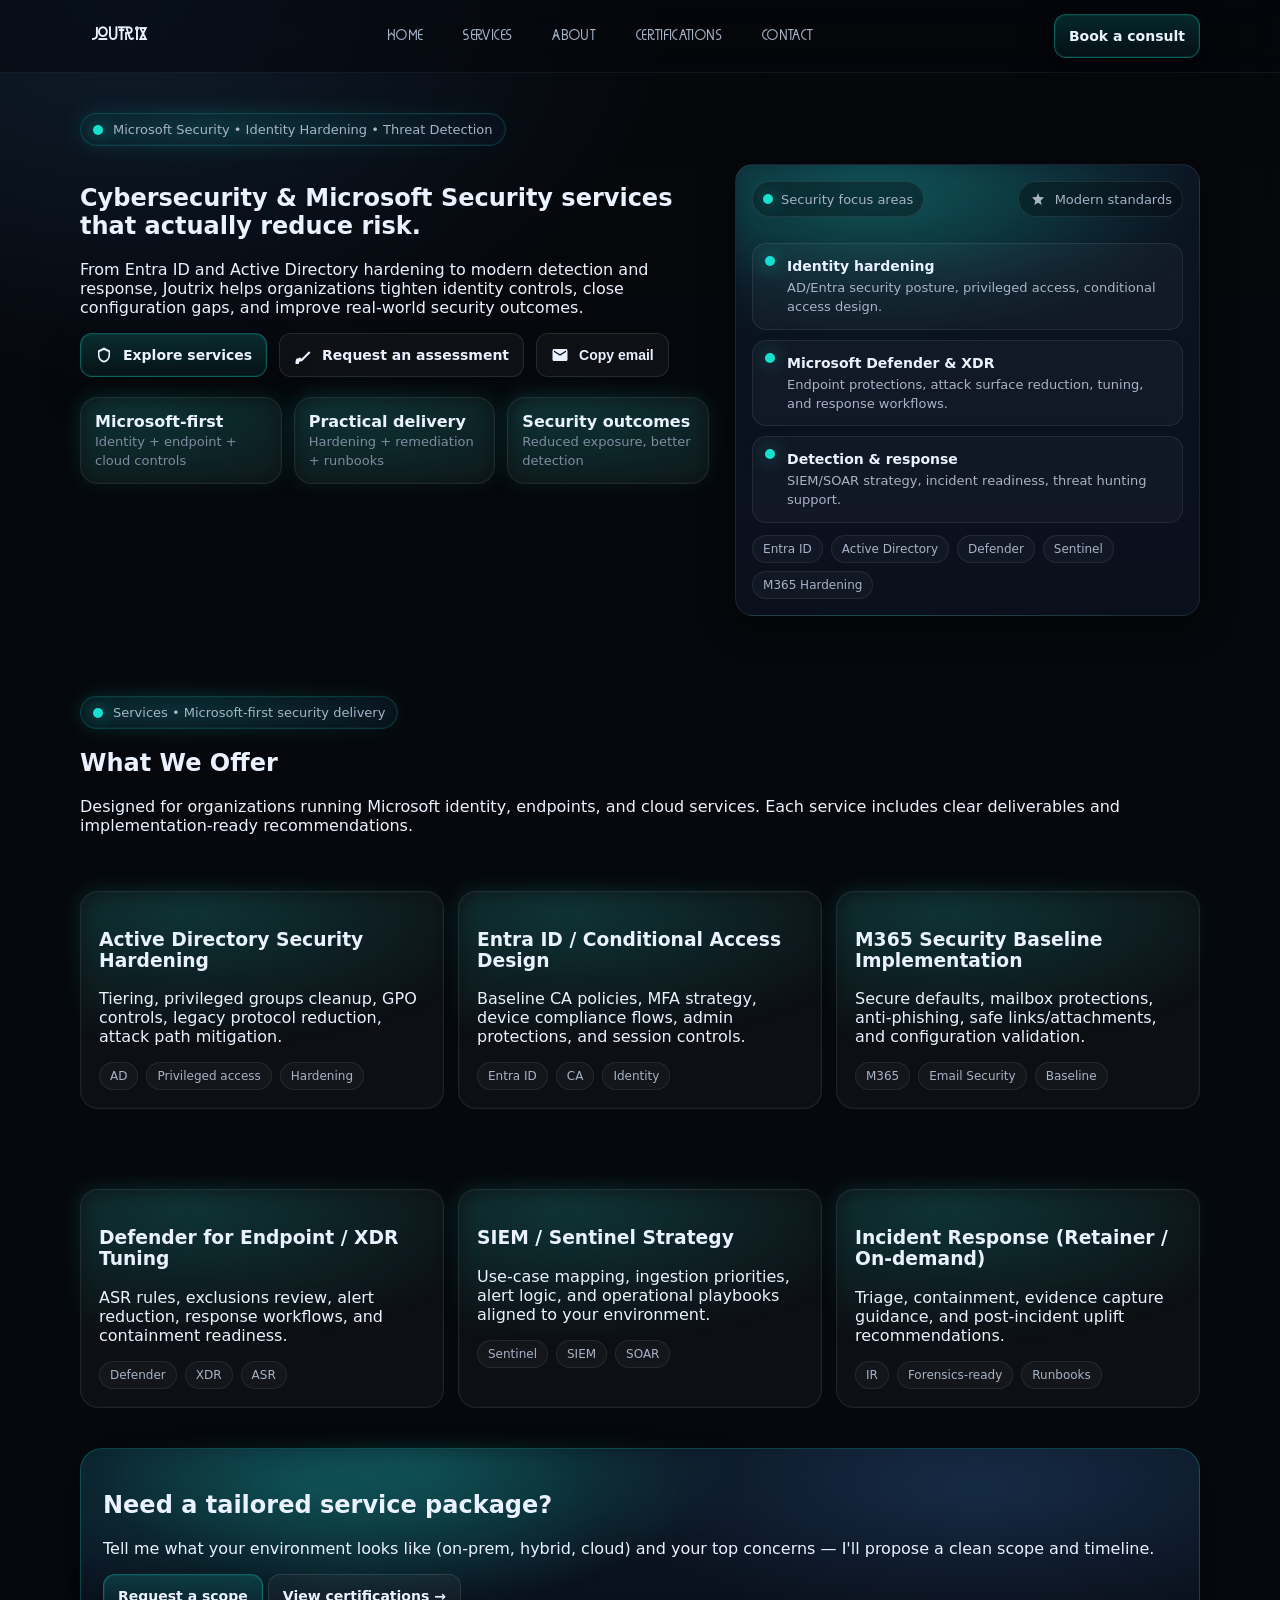
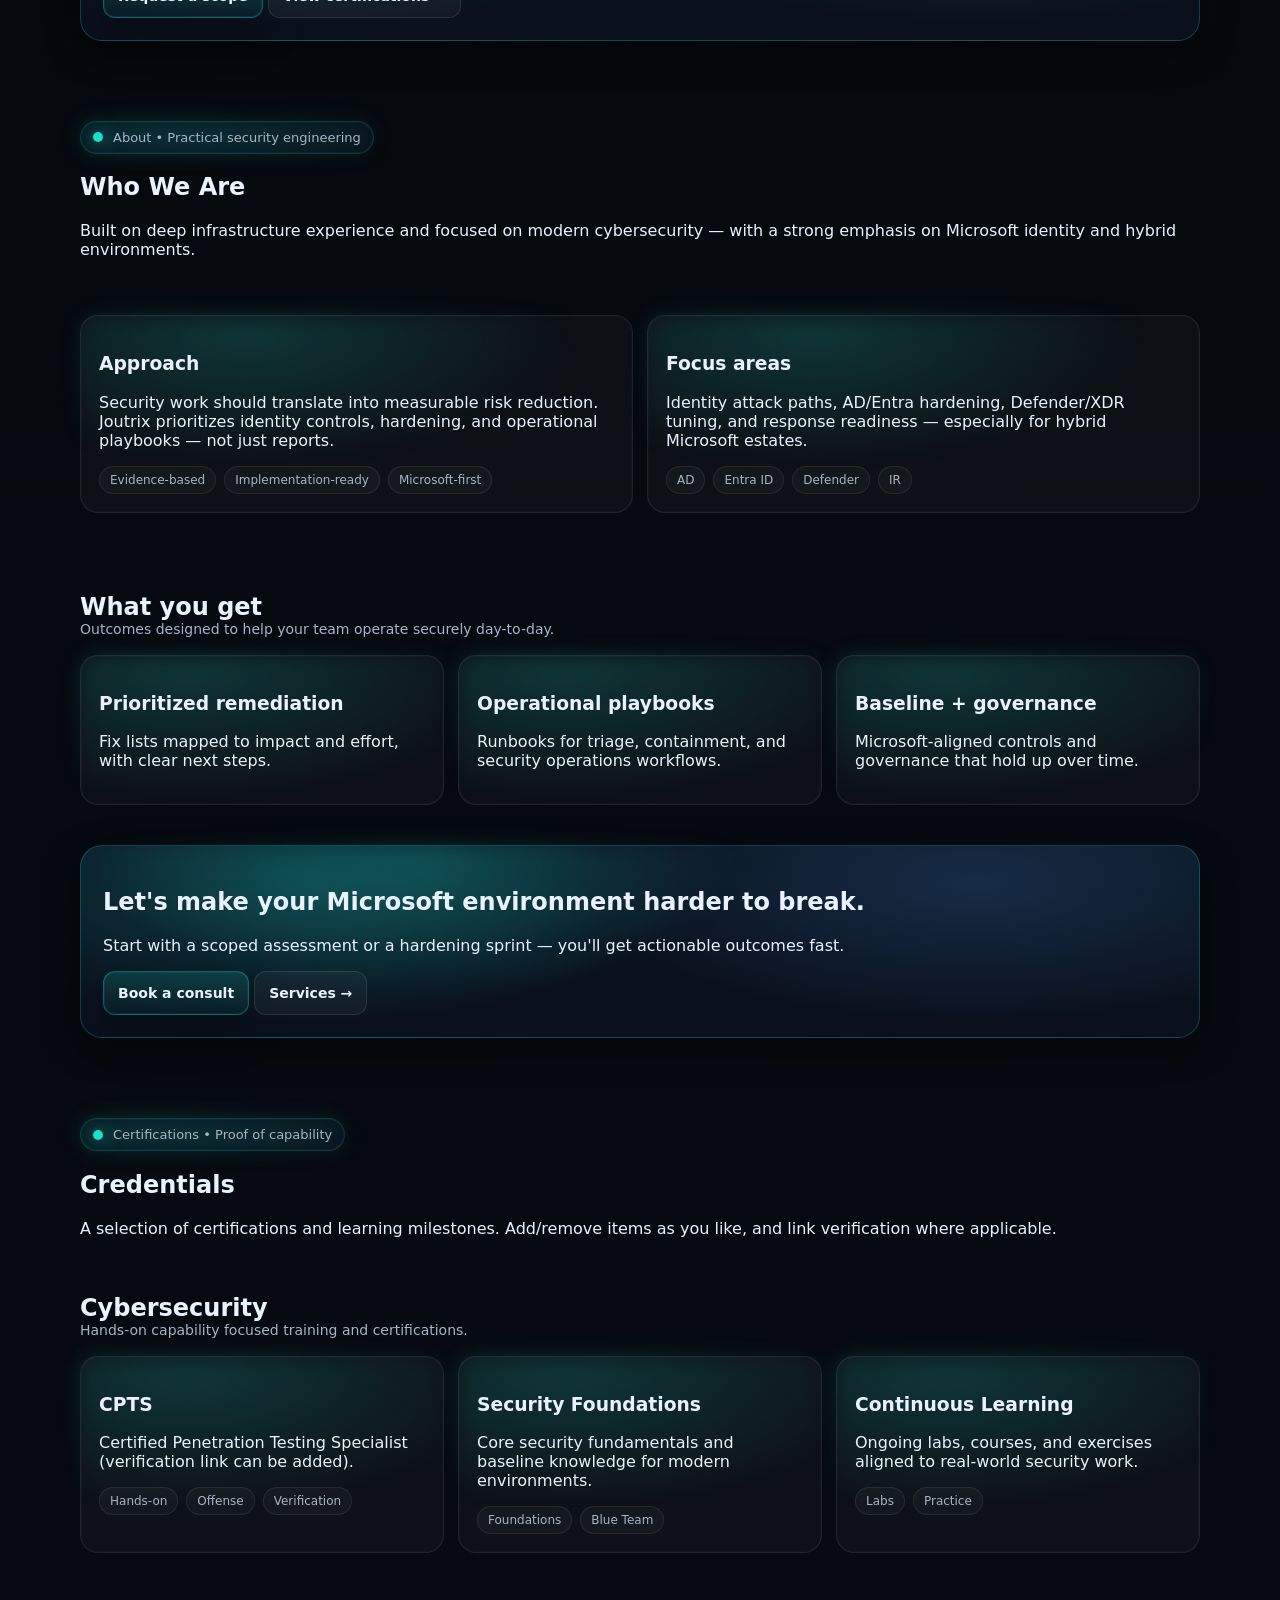
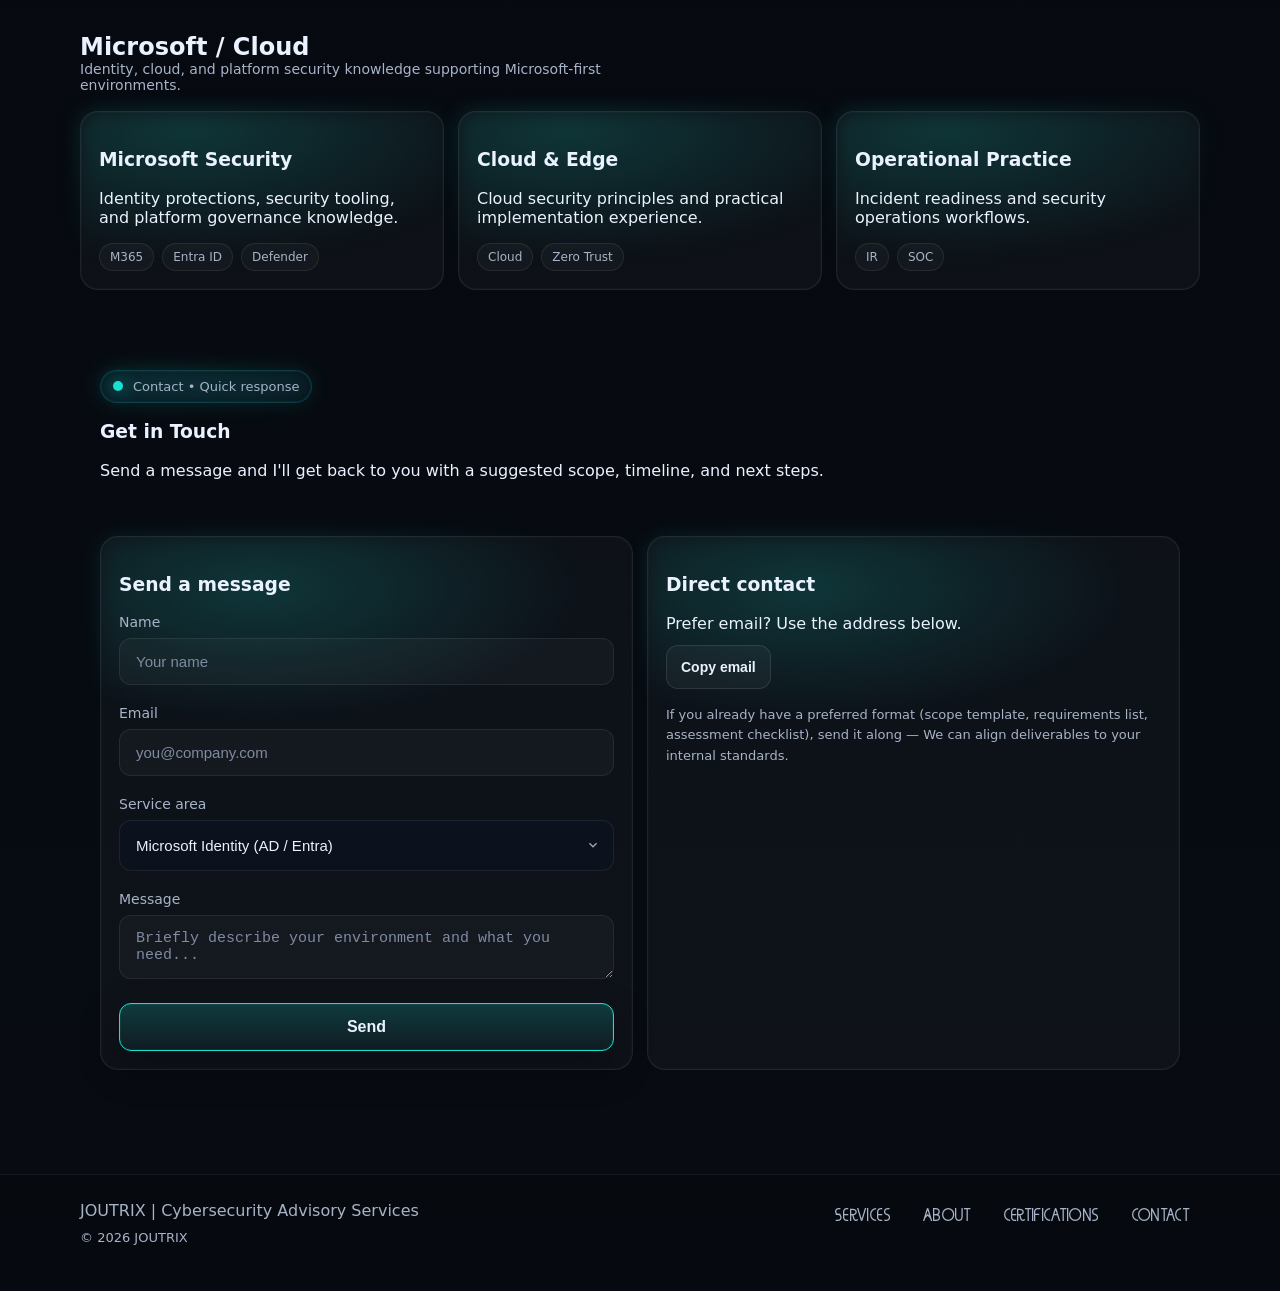
<file: index.html>
<!doctype html>
<html lang="en">
<head>
  <meta charset="utf-8" />
  <meta name="viewport" content="width=device-width,initial-scale=1" />
  <title>JOUTRIX | Cybersecurity Advisory Services</title>
  
  <!-- Meta Description (Dynamic based on section) -->
  <meta name="description" content="Joutrix Cybersecurity – hardening, detection, response, and advisory." />

  <!-- Styles -->
  <link rel="stylesheet" href="assets/styles.css" />
  
  <!-- Favicon & PWA -->
  <link rel="icon" type="image/x-icon" href="assets/favicon.ico" />
  <link rel="apple-touch-icon" href="assets/favicon.ico" />
  
</head>
<body>


  <!-- ==================== HEADER (Shared) ==================== -->
  <header id="main-header">
	<div class="container">
		<div class="nav">
		<a class="brand" href="#home"><span class="brand-badge"></span><span>JOUTRIX</span></a>
	
		<nav class="navlinks" aria-label="Primary">
			<a data-nav href="#home">Home</a>
			<a data-nav href="#services">Services</a>
			<a data-nav href="#about">About</a>
			<a data-nav href="#certifications">Certifications</a>
			<a data-nav href="#contact">Contact</a>
		</nav>
	
		<!-- Fixed: Only "Book a consult" button -->
		<div class="nav-cta">
			<a class="btn btn-primary" href="#contact">Book a consult</a>
		</div>
	
		<button class="burger" data-burger aria-label="Open menu">
			<svg class="icon" viewBox="0 0 24 24"><path d="M4 6h16v2H4V6zm0 5h16v2H4v-2zm0 5h16v2H4v-2z"/></svg>
		</button>
		</div>
	
		<div class="mobile-panel" data-mobile-panel id="mobile-panel">
			<a data-nav href="#home">Home</a>
			<a data-nav href="#services">Services</a>
			<a data-nav href="#about">About</a>
			<a data-nav href="#certifications">Certifications</a>
			<a data-nav href="#contact">Contact</a>
		</div>
	</div>
	</header>


  <!-- ==================== MAIN CONTENT (Continuous Flow) ==================== -->
  <main id="main-content">
    
    <!-- HOME SECTION (Hero + KPIs) -->
    <section id="home" class="hero-section" style="scroll-margin-top: 80px;">
		<div class="container">
			<div class="pill glow"><span class="dot"></span> Microsoft Security • Identity Hardening • Threat Detection</div>
		
			<div class="hero-grid">
			<!-- Left Column -->
			<div>
				<h1>Cybersecurity & Microsoft Security services that actually reduce risk.</h1>
				<p>From Entra ID and Active Directory hardening to modern detection and response, Joutrix helps organizations tighten identity controls, close configuration gaps, and improve real-world security outcomes.</p>
		
				<div class="hero-actions">
				<a class="btn btn-primary" href="#services"><svg class="icon" viewBox="0 0 24 24"><path d="M12 2l8 4v6c0 5-3.4 9.4-8 10-4.6-.6-8-5-8-10V6l8-4zm0 3.2L6 8v4c0 3.8 2.4 7.1 6 7.8 3.6-.7 6-4 6-7.8V8l-6-2.8z"/></svg> Explore services</a>
				<a class="btn" href="#contact"><svg class="icon" viewBox="0 0 24 24"><path d="M2 21l1-4 4-1 11-11 4 4-11 11-4 1-1 4H2zm6-6l2 2 10-10-2-2L8 15z"/></svg> Request an assessment</a>
				<button class="btn" data-copy="connect@joutrix.com" type="button"><svg class="icon" viewBox="0 0 24 24"><path d="M20 4H4c-1.1 0-2 .9-2 2v12c0 1.1.9 2 2 2h16c1.1 0 2-.9 2-2V6c0-1.1-.9-2-2-2zm0 4l-8 5-8-5V6l8 5 8-5v2z"/></svg> Copy email</button>
				</div>
		
				<div class="kpi">
				<!-- KPI Cards now use unified styles with glow effect -->
				<div class="card glow"><strong>Microsoft-first</strong><span>Identity + endpoint + cloud controls</span></div>
				<div class="card glow"><strong>Practical delivery</strong><span>Hardening + remediation + runbooks</span></div>
				<div class="card glow"><strong>Security outcomes</strong><span>Reduced exposure, better detection</span></div>
				</div>
			</div>
		
			<!-- Right Column (Hero Card Side Panel) -->
			<aside class="hero-card glow">
				<div class="top">
				<div class="badge"><span class="dot"></span>Security focus areas</div>
				<div class="badge"><svg class="icon" viewBox="0 0 24 24"><path d="M12 17l-5 3 1.5-5.8L4 9.8l6-.4L12 4l2 5.4 6 .4-4.5 4.4L17 20z"/></svg>Modern standards</div>
				</div>
				<div class="content">
				<div class="mini-list">
					<div class="mini-item"><span class="dot"></span><div><b>Identity hardening</b><p>AD/Entra security posture, privileged access, conditional access design.</p></div></div>
					<div class="mini-item"><span class="dot"></span><div><b>Microsoft Defender & XDR</b><p>Endpoint protections, attack surface reduction, tuning, and response workflows.</p></div></div>
					<div class="mini-item"><span class="dot"></span><div><b>Detection & response</b><p>SIEM/SOAR strategy, incident readiness, threat hunting support.</p></div></div>
				</div>
				<div class="tags" aria-label="Tags">
					<span class="tag">Entra ID</span><span class="tag">Active Directory</span><span class="tag">Defender</span><span class="tag">Sentinel</span><span class="tag">M365 Hardening</span>
				</div>
				</div>
			</aside>
			</div>
		</div>
		</section>

    <!-- SERVICES SECTION (Standard Width) -->
    <section id="services" class="page-section" style="scroll-margin-top: 80px;">
      <div class="container">
        <div class="pagehead">
          <div class="pill glow"><span class="dot"></span> Services • Microsoft-first security delivery</div>
          <h1>What We Offer</h1>
          <p>Designed for organizations running Microsoft identity, endpoints, and cloud services. Each service includes clear deliverables and implementation-ready recommendations.</p>
        </div>

        <section class="grid-3">
          <div class="card glow"><h3>Active Directory Security Hardening</h3><p>Tiering, privileged groups cleanup, GPO controls, legacy protocol reduction, attack path mitigation.</p><div class="tags"><span class="tag">AD</span><span class="tag">Privileged access</span><span class="tag">Hardening</span></div></div>
          <div class="card glow"><h3>Entra ID / Conditional Access Design</h3><p>Baseline CA policies, MFA strategy, device compliance flows, admin protections, and session controls.</p><div class="tags"><span class="tag">Entra ID</span><span class="tag">CA</span><span class="tag">Identity</span></div></div>
          <div class="card glow"><h3>M365 Security Baseline Implementation</h3><p>Secure defaults, mailbox protections, anti-phishing, safe links/attachments, and configuration validation.</p><div class="tags"><span class="tag">M365</span><span class="tag">Email Security</span><span class="tag">Baseline</span></div></div>
        </section>

        <section class="grid-3">
          <div class="card glow"><h3>Defender for Endpoint / XDR Tuning</h3><p>ASR rules, exclusions review, alert reduction, response workflows, and containment readiness.</p><div class="tags"><span class="tag">Defender</span><span class="tag">XDR</span><span class="tag">ASR</span></div></div>
          <div class="card glow"><h3>SIEM / Sentinel Strategy</h3><p>Use-case mapping, ingestion priorities, alert logic, and operational playbooks aligned to your environment.</p><div class="tags"><span class="tag">Sentinel</span><span class="tag">SIEM</span><span class="tag">SOAR</span></div></div>
          <div class="card glow"><h3>Incident Response (Retainer / On-demand)</h3><p>Triage, containment, evidence capture guidance, and post-incident uplift recommendations.</p><div class="tags"><span class="tag">IR</span><span class="tag">Forensics-ready</span><span class="tag">Runbooks</span></div></div>
        </section>

        <section class="cta glow">
          <h2>Need a tailored service package?</h2>
          <p>Tell me what your environment looks like (on-prem, hybrid, cloud) and your top concerns — I'll propose a clean scope and timeline.</p>
          <div class="row">
            <a class="btn btn-primary" href="#contact">Request a scope</a>
            <a class="btn" href="#certifications">View certifications →</a>
          </div>
        </section>
      </div>
    </section>

    <!-- ABOUT SECTION (Standard Width) -->
    <section id="about" class="page-section" style="scroll-margin-top: 80px;">
      <div class="container">
        <div class="pagehead">
          <div class="pill glow"><span class="dot"></span> About • Practical security engineering</div>
          <h1>Who We Are</h1>
          <p>Built on deep infrastructure experience and focused on modern cybersecurity — with a strong emphasis on Microsoft identity and hybrid environments.</p>
        </div>

        <section class="grid-2">
          <div class="card glow"><h3>Approach</h3><p>Security work should translate into measurable risk reduction. Joutrix prioritizes identity controls, hardening, and operational playbooks — not just reports.</p><div class="tags"><span class="tag">Evidence-based</span><span class="tag">Implementation-ready</span><span class="tag">Microsoft-first</span></div></div>
          <div class="card glow"><h3>Focus areas</h3><p>Identity attack paths, AD/Entra hardening, Defender/XDR tuning, and response readiness — especially for hybrid Microsoft estates.</p><div class="tags"><span class="tag">AD</span><span class="tag">Entra ID</span><span class="tag">Defender</span><span class="tag">IR</span></div></div>
        </section>

        <section>
          <div class="section-title">
            <div><h2>What you get</h2><p>Outcomes designed to help your team operate securely day-to-day.</p></div>
          </div>
          <div class="grid-3">
            <div class="card glow"><h3>Prioritized remediation</h3><p>Fix lists mapped to impact and effort, with clear next steps.</p></div>
            <div class="card glow"><h3>Operational playbooks</h3><p>Runbooks for triage, containment, and security operations workflows.</p></div>
            <div class="card glow"><h3>Baseline + governance</h3><p>Microsoft-aligned controls and governance that hold up over time.</p></div>
          </div>
        </section>

        <section class="cta glow">
          <h2>Let's make your Microsoft environment harder to break.</h2>
          <p>Start with a scoped assessment or a hardening sprint — you'll get actionable outcomes fast.</p>
          <div class="row">
            <a class="btn btn-primary" href="#contact">Book a consult</a>
            <a class="btn" href="#services">Services →</a>
          </div>
        </section>
      </div>
    </section>

    <!-- CERTIFICATIONS SECTION (Standard Width) -->
    <section id="certifications" class="page-section" style="scroll-margin-top: 80px;">
      <div class="container">
        <div class="pagehead">
          <div class="pill glow"><span class="dot"></span> Certifications • Proof of capability</div>
          <h1>Credentials</h1>
          <p>A selection of certifications and learning milestones. Add/remove items as you like, and link verification where applicable.</p>
        </div>

        <section>
          <div class="section-title">
            <div><h2>Cybersecurity</h2><p>Hands-on capability focused training and certifications.</p></div>
          </div>
          <div class="grid-3">
            <div class="card glow"><h3>CPTS</h3><p>Certified Penetration Testing Specialist (verification link can be added).</p><div class="tags"><span class="tag">Hands-on</span><span class="tag">Offense</span><span class="tag">Verification</span></div></div>
            <div class="card glow"><h3>Security Foundations</h3><p>Core security fundamentals and baseline knowledge for modern environments.</p><div class="tags"><span class="tag">Foundations</span><span class="tag">Blue Team</span></div></div>
            <div class="card glow"><h3>Continuous Learning</h3><p>Ongoing labs, courses, and exercises aligned to real-world security work.</p><div class="tags"><span class="tag">Labs</span><span class="tag">Practice</span></div></div>
          </div>
        </section>

        <section>
          <div class="section-title">
            <div><h2>Microsoft / Cloud</h2><p>Identity, cloud, and platform security knowledge supporting Microsoft-first environments.</p></div>
          </div>
          <div class="grid-3">
            <div class="card glow"><h3>Microsoft Security</h3><p>Identity protections, security tooling, and platform governance knowledge.</p><div class="tags"><span class="tag">M365</span><span class="tag">Entra ID</span><span class="tag">Defender</span></div></div>
            <div class="card glow"><h3>Cloud & Edge</h3><p>Cloud security principles and practical implementation experience.</p><div class="tags"><span class="tag">Cloud</span><span class="tag">Zero Trust</span></div></div>
            <div class="card glow"><h3>Operational Practice</h3><p>Incident readiness and security operations workflows.</p><div class="tags"><span class="tag">IR</span><span class="tag">SOC</span></div></div>
          </div>
        </section>

<!--        <section class="cta glow">
          <h2>Want this page to match your LinkedIn exactly?</h2>
          <p>If you paste your "Licenses & certifications" list (or link them), I'll convert it into this layout with verification icons and clean grouping.</p>
          <div class="row">
            <a class="btn btn-primary" href="#contact">Contact</a>
            <a class="btn" href="#services">Services →</a>
          </div>
        </section>
      </div>
    </section> -->

    <!-- CONTACT SECTION (Standard Width) -->
    <!-- CONTACT SECTION -->
	<section id="contact" class="page-section" style="scroll-margin-top: 80px;">
      <div class="container">
        <div class="pagehead">
          <div class="pill glow"><span class="dot"></span> Contact • Quick response</div>
          <h1>Get in Touch</h1>
          <p>Send a message and I'll get back to you with a suggested scope, timeline, and next steps.</p>
        </div>

        <section class="grid-2">
          <div class="card glow">
            <h3>Send a message</h3>
            <form action="#" method="post">
              <div class="field"><label for="name">Name</label><input id="name" name="name" placeholder="Your name" required /></div>
              <div class="field"><label for="email">Email</label><input id="email" name="email" placeholder="you@company.com" type="email" required /></div>
              <div class="field"><label for="topic">Service area</label><select id="topic" name="topic">
                <option>Microsoft Identity (AD / Entra)</option>
                <option>Active Directory Hardening</option>
                <option>M365 hardening</option>
                <option>Other</option>
              </select></div>
              <div class="field"><label for="msg">Message</label><textarea id="msg" name="msg" placeholder="Briefly describe your environment and what you need..."></textarea></div>
              <button class="btn btn-primary" type="submit">Send</button>
              <!-- <div style="color:var(--muted-2); font-size:12px;">Note: form action is placeholder. If you want, I'll wire it to your Cloudflare Worker endpoint.</div>-->
            </form>
          </div>
          <div class="card glow">
            <h3>Direct contact</h3>
            <p style="margin-bottom:12px;">Prefer email? Use the address below.</p>
            <!--<div class="mini-item"><span class="dot"></span><div><b>Email</b><p>connect@joutrix.com</p></div></div> -->
            <div style="margin-top:12px; display:flex; gap:10px; flex-wrap:wrap;">
              <button class="btn" data-copy="connect@joutrix.com" type="button">Copy email</button>
              <!-- <a class="btn" href="#services">View services →</a> -->
            </div>
            <div style="margin-top:16px; color:var(--muted); font-size:13px; line-height:1.6;">If you already have a preferred format (scope template, requirements list, assessment checklist), send it along — We can align deliverables to your internal standards.</div>
          </div>
        </section>
      </div>
    </section>

  </main>

  <!-- ==================== FOOTER (Shared) ==================== -->
  <footer id="main-footer">
    <div class="container">
      <div class="footer-grid">
        <div>
          <div>JOUTRIX | Cybersecurity Advisory Services</div>
          <div style="margin-top:10px; font-size:13px;">© <span id="y"></span> JOUTRIX</div>
        </div>
        <div class="footer-links">
          <a href="#services">Services</a>
          <a href="#about">About</a>
          <a href="#certifications">Certifications</a>
          <a href="#contact">Contact</a>
        </div>
      </div>
    </div>
  </footer>

  <!-- ==================== SCRIPTS ==================== -->
  <script>document.getElementById('y').textContent = new Date().getFullYear();</script>
  
  <!-- Mobile Menu Toggle Logic (Ensure this matches your script.js) -->
  <script src="assets/script.js"></script>
</body>
</html>
</file>
<file: assets/styles.css>
/* =========================
   JOUTRIX-STYLE CYBER THEME
   Clean, modern, responsive
   ========================= */

/* Eastone (branding only: menu + footer) */
@font-face{
  font-family:"Eastone";
  src:url("./eastone.ttf") format("truetype");
  font-weight:400;
  font-style:normal;
  font-display:swap;
}

:root{
  --bg-0:#05070b;
  --bg-1:#070b12;
  --panel:#0b1220;
  --panel-2:#0e1a2b;

  --text:#eaf2ff;
  --muted:#a7b3c7;
  --muted-2:#7f8ba1;

  --accent:#18e0d0;
  --accent-2:#56fff2;
  --azure:#4da3ff;

  --border:rgba(255,255,255,.08);
  --border-2:rgba(24,224,208,.18);
  --shadow:0 10px 35px rgba(0,0,0,.45);

  --r-lg:18px;
  --r-md:14px;

  --max:1160px;

  --font: ui-sans-serif, system-ui, -apple-system, Segoe UI, Roboto, Helvetica, Arial,
          "Apple Color Emoji","Segoe UI Emoji";
}

/* Base */
*{ box-sizing:border-box; }
html{ scroll-behavior:smooth; }

body{
  margin:0;
  font-family: var(--font);
  color:var(--text);
  background:
    radial-gradient(1200px 800px at 70% -10%, rgba(24,224,208,.18), transparent 55%),
    radial-gradient(900px 650px at 10% 0%, rgba(77,163,255,.14), transparent 60%),
    linear-gradient(180deg, var(--bg-0), var(--bg-1));
  overflow-x:hidden;
}

a{ color:inherit; text-decoration:none; }
img{ max-width:100%; display:block; }

.container{
  max-width:var(--max);
  margin:0 auto;
  padding:0 20px;
}

/* Option 2: hero-only wider container */
.container-wide{
  max-width:1320px;
  margin:0 auto;
  padding:0 20px;
}

/* Accessibility */
.skip-link{
  position:absolute;
  left:12px;
  top:-60px;
  background:var(--accent);
  color:var(--bg-0);
  padding:10px 14px;
  z-index:9999;
  font-weight:700;
  border-radius:12px;
  transition:top .2s ease;
}
.skip-link:focus{ top:12px; }

.sr-only{
  position:absolute;
  width:1px;height:1px;
  margin:-1px;padding:0;
  overflow:hidden;clip:rect(0,0,0,0);
  white-space:nowrap;border:0;
}

/* Background grid */
.bg-grid{
  position:fixed;
  inset:0;
  pointer-events:none;
  opacity:.22;
  mix-blend-mode:screen;
  background:
    linear-gradient(to right, rgba(255,255,255,.06) 1px, transparent 1px),
    linear-gradient(to bottom, rgba(255,255,255,.06) 1px, transparent 1px);
  background-size:48px 48px;
  mask-image:radial-gradient(600px 420px at 50% 12%, black 40%, transparent 75%);
}

/* Glow utility */
.glow{ position:relative; isolation:isolate; }
.glow::after{
  content:"";
  position:absolute;
  inset:-2px;
  border-radius:inherit;
  background:radial-gradient(600px 240px at 30% 10%, rgba(24,224,208,.18), transparent 55%);
  filter:blur(10px);
  z-index:-1;
  pointer-events:none;
}

/* Pills / dots */
.pill{
  display:inline-flex;
  align-items:center;
  gap:10px;
  padding:8px 12px;
  border:1px solid var(--border-2);
  background:rgba(11,18,32,.55);
  border-radius:999px;
  box-shadow:0 0 0 1px rgba(24,224,208,.06) inset;
  backdrop-filter:blur(10px);
  font-size:13px;
  color:var(--muted);
}

.dot{
  width:10px;height:10px;
  border-radius:50%;
  background:var(--accent);
  box-shadow:0 0 18px rgba(24,224,208,.55);
  flex:0 0 auto;
}

/* Header / Nav */
header{
  position:sticky;
  top:0;
  z-index:50;
  border-bottom:1px solid rgba(255,255,255,.06);
  background:rgba(5,7,11,.55);
  backdrop-filter:blur(14px);
}

.nav{
  display:flex;
  justify-content:space-between;
  align-items:center;
  padding:14px 0;
}

.brand{
  display:flex;
  align-items:center;
  gap:12px;
  font-weight:700;
}

/* Space between brand and burger */
.burger {
  margin-left: auto; /* Pushes burger to the right side */
}

@media (max-width: 980px){
  .burger {
    margin-left: 20px;
  }
}

.nav-cta{
  display:none;
}

.brand-logo{
  width:24px;height:24px;
  border-radius:8px;
  object-fit:contain;
}

/* Eastone only menu + footer */
.brand span,
.navlinks a,
.mobile-panel a,
footer .brand span,
footer a{
  font-family:"Eastone", var(--font);
  letter-spacing:.35px;
}

.navlinks{
  justify-self:center;
  display:flex;
  align-items:center;
  gap:18px;
}

.navlinks a{
  color:var(--muted);
  font-size:14px;
  padding:8px 10px;
  border-radius:10px;
  border:1px solid transparent;
  transition:.2s ease;
}

.navlinks a:hover,
.navlinks a.active,
.navlinks a[aria-current="page"]{
  color:var(--text);
  background:rgba(24,224,208,.10);
  border-color:rgba(24,224,208,.30);
}

.nav-cta{
  justify-self:end;
  display:flex;
  align-items:center;
  gap:10px;
}

/* Buttons */
.btn{
  display:inline-flex;
  align-items:center;
  justify-content:center;
  gap:10px;
  padding:10px 14px;
  min-height:44px;
  border-radius:12px;
  border:1px solid rgba(255,255,255,.10);
  background:rgba(255,255,255,.04);
  color:var(--text);
  font-size:14px;
  font-weight:600;
  transition:.2s ease;
  cursor:pointer;
}

.btn:hover{
  transform:translateY(-1px);
  border-color:rgba(255,255,255,.18);
}

.btn:focus-visible{
  outline:2px solid var(--accent);
  outline-offset:2px;
}

.btn-primary{
  border-color:rgba(24,224,208,.32);
  background:linear-gradient(180deg, rgba(24,224,208,.16), rgba(24,224,208,.05));
  box-shadow:0 0 0 1px rgba(24,224,208,.08) inset, 0 16px 40px rgba(0,0,0,.25);
}

.btn-primary:hover{ border-color:rgba(24,224,208,.55); }

.icon{
  width:18px;height:18px;
  display:inline-block;
  fill:currentColor;
}

/* Burger (Option B) */
.burger{
  display:none;
  width:44px;height:44px;
  border-radius:14px;
  border:1px solid rgba(255,255,255,.16);
  background:rgba(255,255,255,.06);
  box-shadow:0 10px 26px rgba(0,0,0,.35), 0 0 0 1px rgba(24,224,208,.10) inset;
  cursor:pointer;
  position:relative;
}

.burger .icon{ fill:rgba(234,242,255,.92); }

.burger::after{
  content:"";
  position:absolute;
  top:10px; right:10px;
  width:6px;height:6px;
  border-radius:50%;
  background:var(--accent);
  box-shadow:0 0 14px rgba(24,224,208,.6);
  opacity:.85;
}

.burger:hover{
  border-color:rgba(24,224,208,.45);
  background:rgba(24,224,208,.10);
}

.burger[aria-expanded="true"]{
  background:rgba(24,224,208,.12);
  border-color:var(--accent);
}

.burger[aria-expanded="true"] .icon{ fill:var(--accent); }

/* Mobile panel */
.mobile-panel{
  display:none;
  padding:0 0 16px 0;
}

.mobile-panel[hidden]{ display:none !important; }

.mobile-panel a{
  display:flex;
  align-items:center;
  min-height:44px;
  padding:12px 8px;
  border-radius:12px;
  color:var(--muted);
}

.mobile-panel a:hover{
  background:rgba(255,255,255,.04);
  color:var(--text);
}

/* HERO */
.hero{ padding:56px 0 24px; }

.hero-grid{
  display:grid;
  grid-template-columns:minmax(520px, 1.15fr) minmax(420px, .85fr);
  gap:26px;
  align-items:start;
  margin-top:18px;
}

.hero h1{
  font-size:clamp(34px, 4.3vw, 54px);
  line-height:1.05;
  margin:14px 0;
  letter-spacing:-.6px;
  text-shadow:0 0 14px rgba(24,224,208,.16), 0 0 34px rgba(24,224,208,.10);
  background:linear-gradient(90deg, rgba(234,242,255,1) 0%, rgba(24,224,208,.75) 55%, rgba(77,163,255,.60) 100%);
  -webkit-background-clip:text;
  background-clip:text;
  color:transparent;
}

.hero p{
  color:var(--muted);
  font-size:16px;
  line-height:1.6;
  margin:0 0 18px;
  max-width:60ch;
}

.hero-actions{
  display:flex;
  flex-wrap:wrap;
  gap:12px;
  margin-top:16px;
}

.kpi{
  display:grid;
  grid-template-columns:repeat(3, 1fr);
  gap:12px;
  margin-top:20px;
}

.card{
  border:1px solid var(--border);
  border-radius:var(--r-lg);
  background:rgba(255,255,255,.03);
  padding:18px;
  box-shadow:0 0 0 1px rgba(255,255,255,.02) inset;
}

.kpi .card{ padding:14px; }
.kpi strong{ display:block; font-size:16px; }
.kpi span{ color:var(--muted-2); font-size:13px; }

.hero-card{
  border:1px solid var(--border);
  border-radius:var(--r-lg);
  background:
    radial-gradient(600px 240px at 30% 0%, rgba(24,224,208,.18), transparent 55%),
    linear-gradient(180deg, rgba(14,26,43,.75), rgba(11,18,32,.8));
  box-shadow:var(--shadow);
  overflow:hidden;
}

.hero-card .top{
  padding:16px 16px 0;
  display:flex;
  justify-content:space-between;
  gap:10px;
}

.badge{
  display:inline-flex;
  align-items:center;
  gap:8px;
  font-size:13px;
  color:var(--muted);
  padding:8px 10px;
  border-radius:999px;
  border:1px solid rgba(255,255,255,.09);
  background:rgba(5,7,11,.35);
}

.hero-card .content{ padding:14px 16px 16px; }

.mini-list{ display:grid; gap:10px; margin-top:12px; }

.mini-item{
  display:flex;
  gap:12px;
  padding:12px;
  border-radius:14px;
  border:1px solid rgba(255,255,255,.08);
  background:rgba(255,255,255,.03);
  transition:.2s ease;
}

.mini-item:hover{
  border-color:var(--accent);
  background:rgba(24,224,208,.06);
}

.mini-item b{ font-size:14px; }
.mini-item p{ margin:4px 0 0; color:var(--muted); font-size:13px; line-height:1.45; }

.tags{ display:flex; flex-wrap:wrap; gap:8px; margin-top:12px; }

.tag{
  font-size:12px;
  color:var(--muted);
  padding:6px 10px;
  border-radius:999px;
  border:1px solid rgba(255,255,255,.08);
  background:rgba(255,255,255,.03);
  white-space:nowrap;
}

/* Sections */
section{ padding:40px 0; }

.section-title{
  display:flex;
  align-items:flex-end;
  justify-content:space-between;
  gap:16px;
  margin-bottom:18px;
}

.section-title h2{ margin:0; font-size:24px; }

.section-title p{ margin:0; color:var(--muted); font-size:14px; max-width:62ch; }

.grid-3{ display:grid; grid-template-columns:repeat(3, 1fr); gap:14px; }

.grid-2{ display:grid; grid-template-columns:repeat(2, 1fr); gap:14px; }

/* CTA */
.cta{
  border-radius:22px;
  border:1px solid rgba(24,224,208,.24);
  background:
    radial-gradient(700px 250px at 20% 20%, rgba(24,224,208,.20), transparent 55%),
    radial-gradient(700px 250px at 80% 20%, rgba(77,163,255,.16), transparent 55%),
    linear-gradient(180deg, rgba(14,26,43,.72), rgba(11,18,32,.78));
  box-shadow:var(--shadow);
  padding:22px;
}

/* Footer */
footer{
  padding:26px 0 46px;
  color:var(--muted);
  border-top:1px solid rgba(255,255,255,.06);
  background:rgba(5,7,11,.35);
}

.footer-grid{ display:grid; grid-template-columns:1.3fr .7fr; gap:18px; }

.footer-links{ display:flex; flex-wrap:wrap; gap:12px; justify-content:flex-end; }

.footer-links a{ padding:8px 10px; border-radius:10px; }

.footer-links a:hover{ color:var(--text); background:rgba(255,255,255,.04); }

/* Responsive */
@media (max-width: 980px){
  .hero-grid{ grid-template-columns:1fr; }
  .grid-3{ grid-template-columns:1fr; }
  .grid-2{ grid-template-columns:1fr; }
  .kpi{ grid-template-columns:1fr; }
}

@media (max-width: 820px){
  .navlinks, .nav-cta{ display:none; }
  .burger{ display:inline-grid; place-items:center; }
  .mobile-panel{ display:block; }
  .footer-grid{ grid-template-columns:1fr; }
  .footer-links{ justify-content:flex-start; }
}

@media (max-width: 768px){
  .hero-actions{ flex-direction:column; align-items:stretch; }
  .hero-actions .btn{ width:100%; justify-content:center; }
  .kpi{ grid-template-columns:repeat(2, 1fr); }
  .section-title{ flex-direction:column; align-items:flex-start; gap:12px; }
}

/* Reduced motion */
@media (prefers-reduced-motion: reduce){
  *,*::before,*::after{
    animation-duration:.01ms !important;
    animation-iteration-count:1 !important;
    transition-duration:.01ms !important;
    scroll-behavior:auto !important;
  }
  .btn:hover{ transform:none; }
}

/* ==================== FORM STYLING FIX ==================== */
form {
  max-width: 500px;
}

form .field {
  margin-bottom: 20px;
}

form label {
  display: block;
  font-size: 14px;
  margin-bottom: 8px;
  color: var(--muted);
  font-weight: 500;
}

/* Form inputs with proper border and padding */
form input, form textarea, form select {
  width: 100%;
  padding: 14px 16px;
  background-color: rgba(255, 255, 255, 0.03);
  border: 1px solid var(--border);
  border-radius: 12px;
  color: var(--text);
  font-size: 15px;
  transition: all 0.2s ease;
}

form input::placeholder, form textarea::placeholder {
  color: var(--muted-2);
}

form input:focus, form textarea:focus, form select:focus {
  outline: none;
  border-color: var(--accent);
  box-shadow: 0 0 0 3px rgba(24, 224, 208, 0.15);
}

/* Send button styling */
form .btn {
  width: 100%;
  justify-content: center;
  font-size: 16px;
  padding: 14px;
}

form .btn-primary {
  background: linear-gradient(180deg, rgba(24, 224, 208, 0.2), rgba(24, 224, 208, 0.05));
  border-color: var(--accent);
}

form .btn-primary:hover {
  background: linear-gradient(180deg, rgba(24, 224, 208, 0.3), rgba(24, 224, 208, 0.1));
}

/* Form note styling */
form .note {
  margin-top: 16px;
  font-size: 12px;
  line-height: 1.5;
  color: var(--muted-2);
  padding: 12px 14px;
  border-radius: 8px;
  background: rgba(255, 255, 255, 0.02);
  border-left: 3px solid var(--border-2);
}

/* Direct contact card */
.direct-contact .mini-item {
  margin-bottom: 14px;
  padding: 14px;
  background: rgba(255, 255, 255, 0.03);
  border-radius: 12px;
  border: 1px solid var(--border);
}

.direct-contact .mini-item:last-child {
  margin-bottom: 0;
}

/* Contact email link */
.email-link {
  color: var(--text);
  text-decoration: underline;
  font-size: 14px;
}

.email-link:hover {
  color: var(--accent);
}

/* Email copy button in direct contact */
.direct-contact .btn {
  min-height: auto;
  padding: 10px 16px;
  font-size: 14px;
}

/* Contact section spacing */
#contact {
  padding-bottom: 24px;
}
/* ==================== SELECT/DROPDOWN FIX ==================== */

/* Fix all select elements - most specific selector */
form select,
select {
  appearance: none;
  background-color: rgba(255, 255, 255, 0.03) !important;
  background-image: url("data:image/svg+xml,%3Csvg xmlns='http://www.w3.org/2000/svg' width='16' height='16' viewBox='0 0 24 24' fill='%23A0A5B0'%3E%3Cpath d='M7.41 8.59L12 13.17l4.59-4.58L18 10l-6 6-6-6 1.41-1.41z'/%3E%3C/svg%3E");
  background-repeat: no-repeat;
  background-position: right 12px center;
  border: 1px solid var(--border) !important;
  border-radius: 12px !important;
  color: var(--text) !important;
  font-size: 15px;
  padding: 14px 16px;
  line-height: 1.4;
  min-height: 48px;
  transition: all 0.2s ease;
}

/* Fix select on dark backgrounds specifically */
form select {
  background-color: rgba(11, 18, 32, 0.7) !important;
  color: var(--text) !important;
}

/* Dropdown option styling */
select option {
  background-color: #0E1A2B !important; /* Dark panel color from CSS vars */
  color: var(--text) !important;
  padding: 8px 12px !important;
  font-size: 15px;
}

/* Dropdown option hover */
select option:hover {
  background-color: rgba(24, 224, 208, 0.1) !important; /* Accent color transparent */
}

/* Select focus state */
form select:focus {
  outline: none;
  border-color: var(--accent);
  box-shadow: 0 0 0 3px rgba(24, 224, 208, 0.15) !important;
}

/* Fix Chrome/WebKit-specific select appearance */
select::-ms-expand {
  display: none;
}

/* Custom arrow styling - works on most browsers */
.form-select-wrapper::after {
  content: " ▼";
  font-size: 12px;
  color: var(--muted);
  position: absolute;
  right: 14px;
  top: 50%;
  transform: translateY(-50%);
  pointer-events: none;
}

/* Firefox-specific fix */
select:-moz-placeholder {
  opacity: 1 !important;
  color: var(--muted-2) !important;
}

select::-webkit-input-placeholder {
  color: var(--muted-2) !important;
  opacity: 0.8;
}

select::-moz-placeholder {
  color: var(--muted-2) !important;
  opacity: 0.8;
}

/* Ensure placeholder is visible on dark backgrounds */
form select::placeholder,
form textarea::placeholder {
  color: var(--muted-2) !important;
}
</file>
